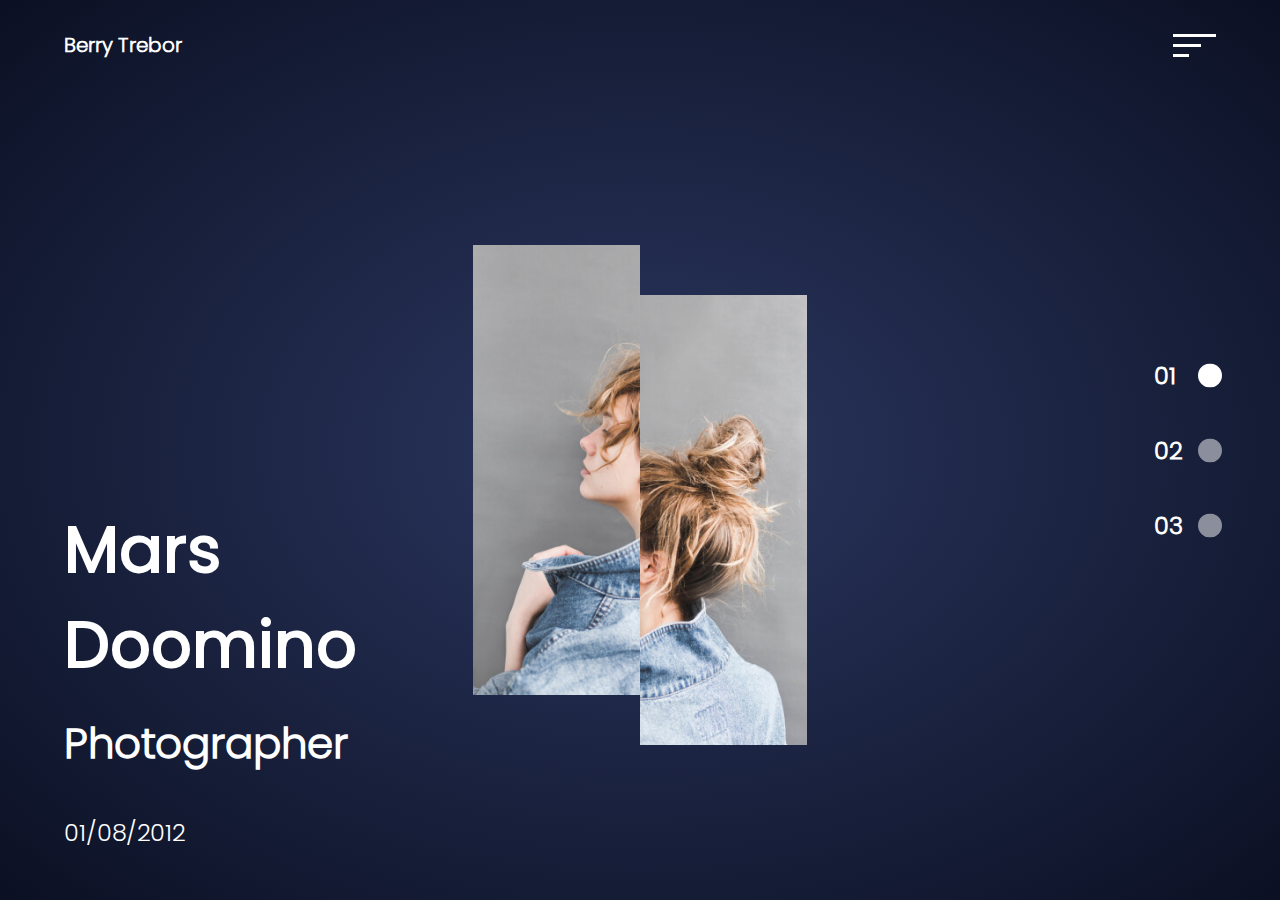
<file: index.html>
<!DOCTYPE html>
<html lang="en">
<head>
    <meta charset="UTF-8">
    <meta http-equiv="X-UA-Compatible" content="IE=edge">
    <meta name="viewport" content="width=device-width, initial-scale=1.0">
    <link rel="stylesheet" href="style.css">
    <title>Berry Trebor</title>
</head>
<body>
    <div class="profolio">
        <header>
            <nav>
                <h3 class="logo">Berry Trebor</h3>
                <svg class="menu" width="43" height="23" viewBox="0 0 43 23" fill="none" xmlns="http://www.w3.org/2000/svg">
                    <line y1="1.5" x2="43" y2="1.5" stroke="white" stroke-width="3"/>
                    <line y1="11.5" x2="28" y2="11.5" stroke="white" stroke-width="3"/>
                    <line y1="21.5" x2="16" y2="21.5" stroke="white" stroke-width="3"/>
                </svg>
                <div class="nav-open">
                    <div class="contact">
                        <h3>Contact</h3>
                        <p>+959-765-410-056</p>
                    </div>
                    <div class="social">
                        <h3>Social</h3>
                        <div class="social-links">
                            <img src="img/Facebook.svg" alt="social">
                            <img src="img/Instagram.svg" alt="social">
                            <img src="img/Twitter.svg" alt="social">
                        </div>
                    </div>
                </div>
            </nav>
            <main>
                <section class="page photographer">
                    <div class="details">
                        <h1>Mars Doomino</h1>
                        <h2>Photographer</h2>
                        <p>01/08/2012</p>
                    </div>
                    <div class="hero">
                        <a href="./Photo.html">
                            <img class="model-left" src="img/model-left.jpg" alt="model">
                            <img class="model-right" src="img/model-right.jpg" alt="model">
                        </a>
                    </div>
                </section>
                <section class="page chef">
                    <div class="details">
                        <h1>Fred Tabnorsov</h1>
                        <h2>Master Chef</h2>
                        <p>03/07/2020</p>
                    </div>
                    <div class="hero">
                        <a href="./chef.html">
                            <img class="model-left" src="img/chef-left.jpg" alt="model">
                            <img class="model-right" src="img/chef-right.jpg" alt="model">
                        </a>
                    </div>
                </section>
                <section class="page hairstyle">
                    <div class="details">
                        <h1>Daybor Mose</h1>
                        <h2>Pro Hairstylist</h2>
                        <p>15/09/2019</p>
                    </div>
                    <div class="hero">
                        <a href="./hair.html">
                            <img class="model-left" src="img/hair-left.jpg" alt="model">
                            <img class="model-right" src="img/hair-right.jpg" alt="model">
                        </a>
                    </div>
                </section>
                <div class="pages">
                    <div class="page-1">
                        <h3>01</h3>
                        <svg class="slide active" width="12" height="12" viewBox="0 0 12 12" fill="none" xmlns="http://www.w3.org/2000/svg">
                            <circle cx="6" cy="6" r="6" fill="white"/>
                        </svg>                            
                    </div>
                    <div class="page-2">
                        <h3>02</h3>
                        <svg class="slide" width="12" height="12" viewBox="0 0 12 12" fill="none" xmlns="http://www.w3.org/2000/svg">
                            <circle cx="6" cy="6" r="6" fill="white"/>
                        </svg>                            
                    </div>
                    <div class="page-3">
                        <h3>03</h3>
                        <svg class="slide" width="12" height="12" viewBox="0 0 12 12" fill="none" xmlns="http://www.w3.org/2000/svg">
                            <circle cx="6" cy="6" r="6" fill="white"/>
                        </svg>                            
                    </div>
                </div>
            </main>
        </header>
    </div>
    <script src="https://cdnjs.cloudflare.com/ajax/libs/gsap/3.6.1/gsap.min.js" integrity="sha512-cdV6j5t5o24hkSciVrb8Ki6FveC2SgwGfLE31+ZQRHAeSRxYhAQskLkq3dLm8ZcWe1N3vBOEYmmbhzf7NTtFFQ==" crossorigin="anonymous" referrerpolicy="no-referrer"></script>
    <script src="main.js"></script>
</body>
</html>
</file>
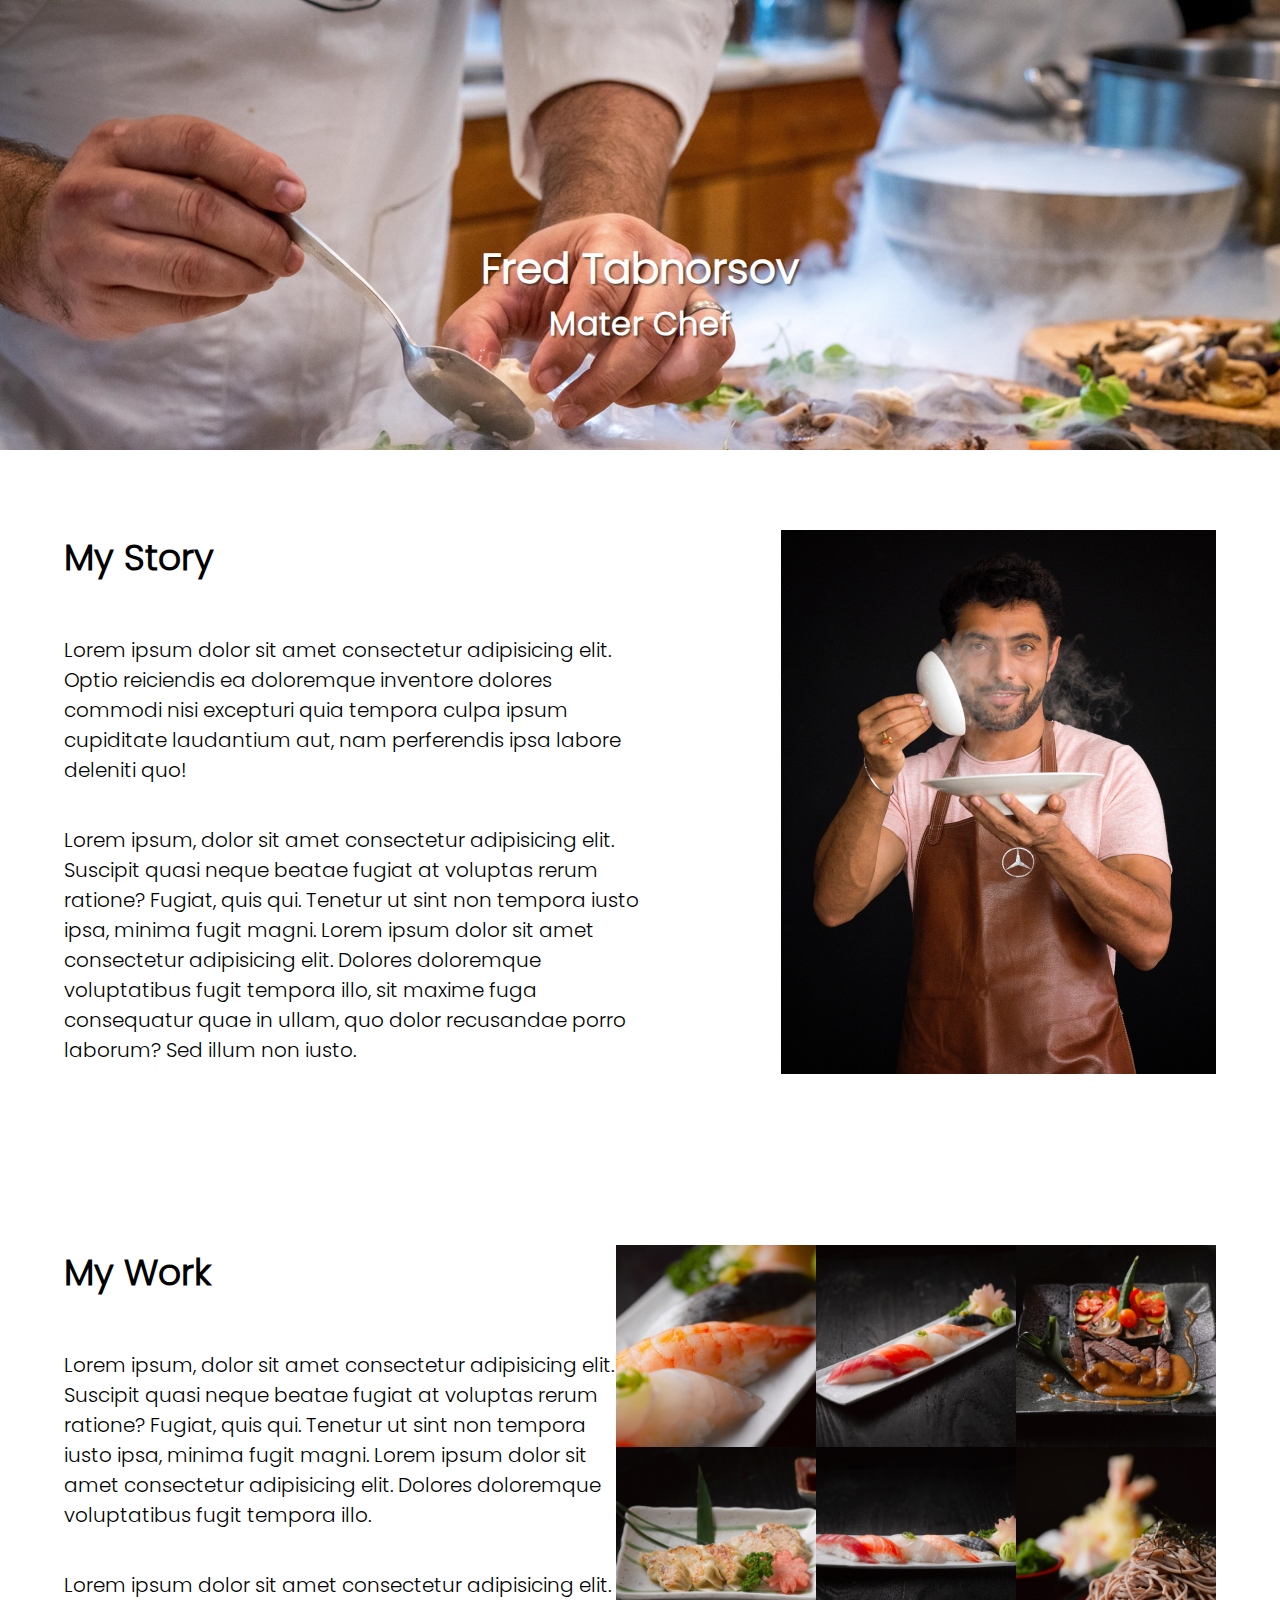
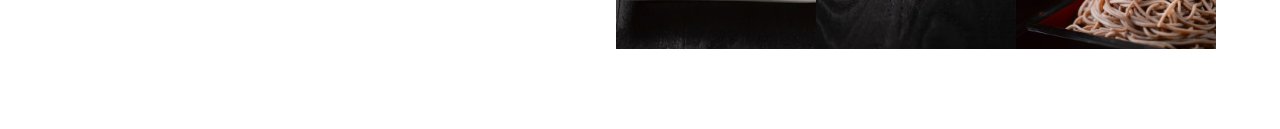
<file: chef.html>
<!DOCTYPE html>
<html lang="en">
<head>
    <meta charset="UTF-8">
    <meta http-equiv="X-UA-Compatible" content="IE=edge">
    <meta name="viewport" content="width=device-width, initial-scale=1.0">
    <link rel="stylesheet" href="style.css">
    <title>Mars Doomino</title>
</head>
<body>
    <main>
        <div class="banner">
            <img src="img/chef-bg.jpg" alt="">
            <div class="author">
                <h1>Fred Tabnorsov</h1>
                <h3>Mater Chef</h3>
            </div>
        </div>
        <div class="story">
            <div class="story-description">
                <h3>My Story</h3>
                <p>Lorem ipsum dolor sit amet consectetur adipisicing elit. Optio reiciendis ea doloremque inventore dolores commodi nisi excepturi quia tempora culpa ipsum cupiditate laudantium aut, nam perferendis ipsa labore deleniti quo!</p>
                <p>Lorem ipsum, dolor sit amet consectetur adipisicing elit. Suscipit quasi neque beatae fugiat at voluptas rerum ratione? Fugiat, quis qui. Tenetur ut sint non tempora iusto ipsa, minima fugit magni. Lorem ipsum dolor sit amet consectetur adipisicing elit. Dolores doloremque voluptatibus fugit tempora illo, sit maxime fuga consequatur quae in ullam, quo dolor recusandae porro laborum? Sed illum non iusto.</p>
            </div>
            <div class="profile">
                <img src="img/chef-profile.jpg" alt="">
            </div>
        </div>
        <div class="mywork">
            <div class="mywork-description">
                <h3>My Work</h3>
                <p>Lorem ipsum, dolor sit amet consectetur adipisicing elit. Suscipit quasi neque beatae fugiat at voluptas rerum ratione? Fugiat, quis qui. Tenetur ut sint non tempora iusto ipsa, minima fugit magni. Lorem ipsum dolor sit amet consectetur adipisicing elit. Dolores doloremque voluptatibus fugit tempora illo.</p>
                <p>Lorem ipsum dolor sit amet consectetur adipisicing elit.</p>
            </div>
            <div class="img-gallery">
                <img src="img/chef-gallery-1.jpg" alt="photo">
                <img src="img/chef-gallery-2.jpg" alt="photo">
                <img src="img/chef-gallery-3.jpg" alt="photo">
                <img src="img/chef-gallery-4.jpg" alt="photo">
                <img src="img/chef-gallery-5.jpg" alt="photo">
                <img src="img/chef-gallery-6.jpg" alt="photo">               
            </div>
        </div>
        
    </main>
</body>
</html>
</file>
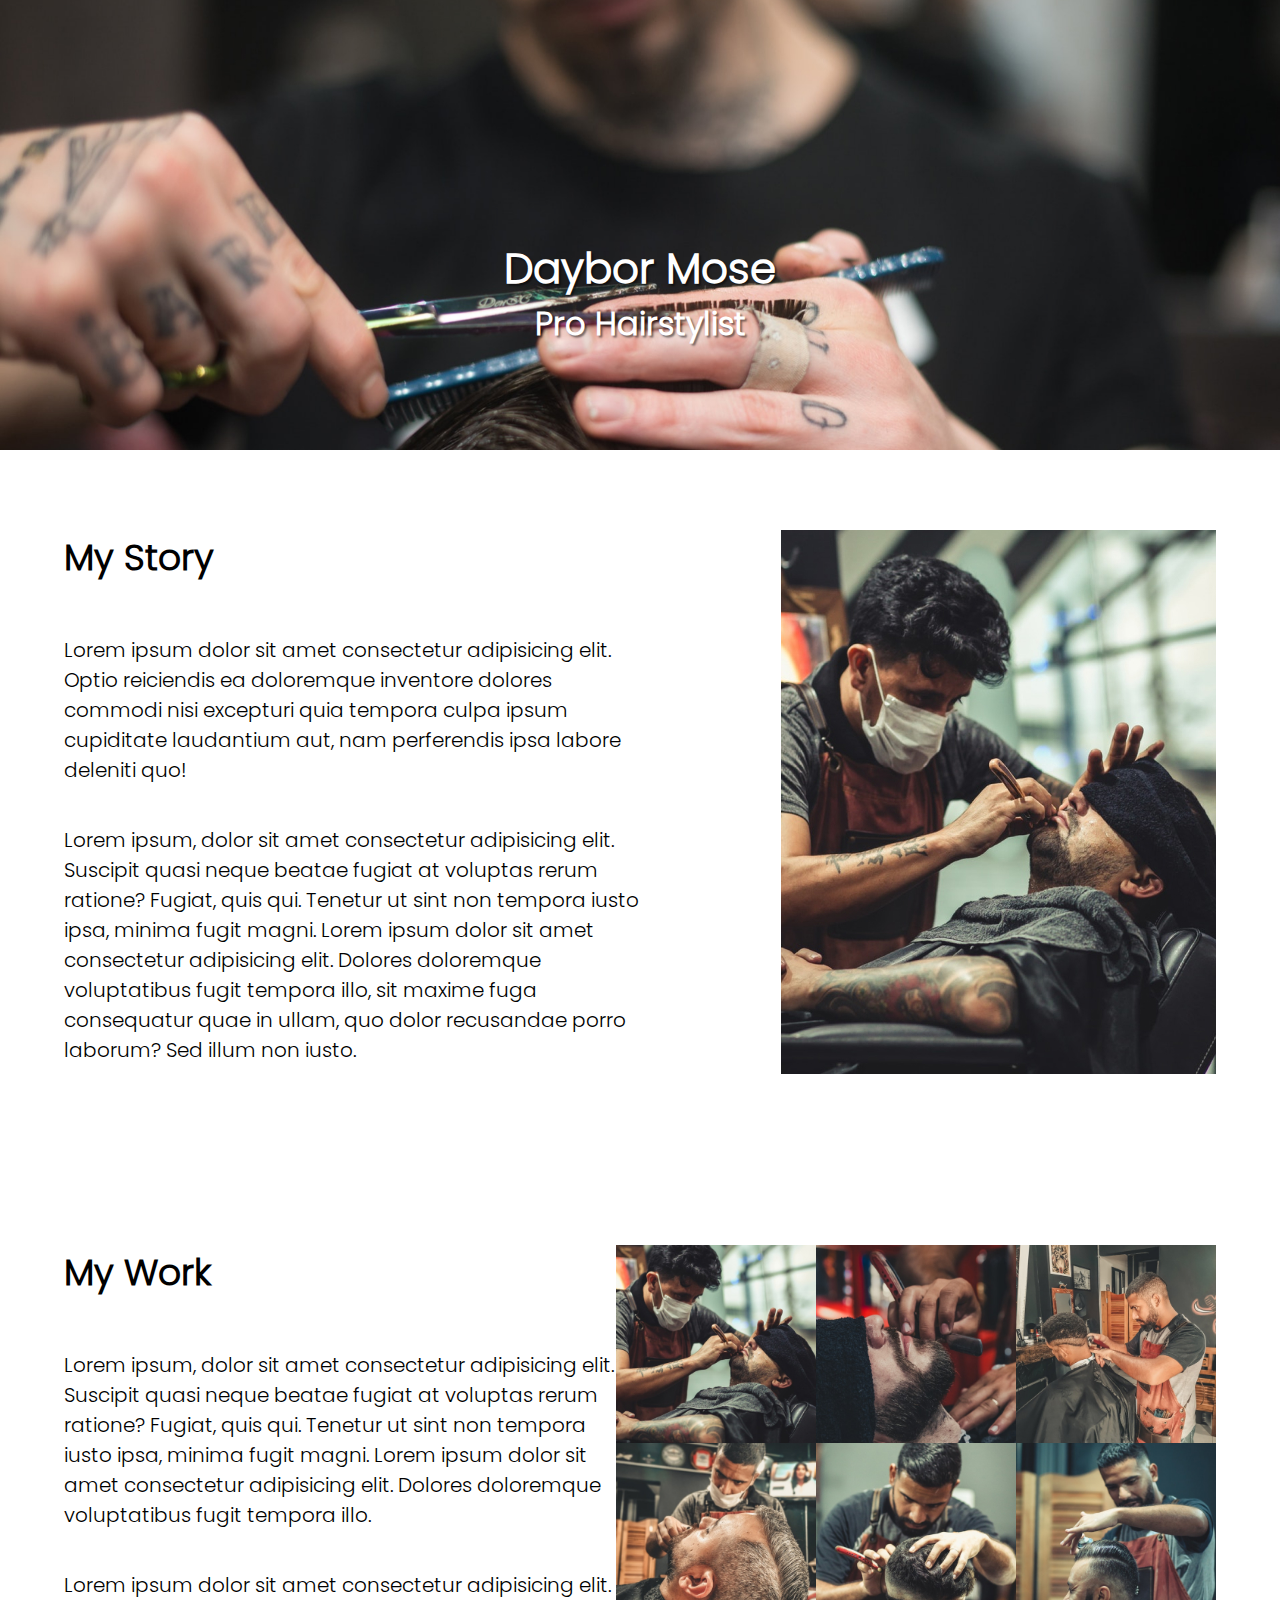
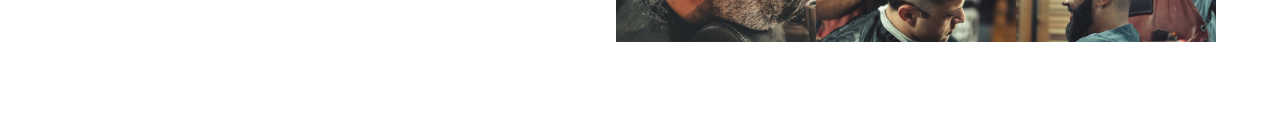
<file: hair.html>
<!DOCTYPE html>
<html lang="en">
<head>
    <meta charset="UTF-8">
    <meta http-equiv="X-UA-Compatible" content="IE=edge">
    <meta name="viewport" content="width=device-width, initial-scale=1.0">
    <link rel="stylesheet" href="style.css">
    <title>Mars Doomino</title>
</head>
<body>
    <main>
        <div class="banner">
            <img src="img/barber-bg.jpg" alt="">
            <div class="author">
                <h1>Daybor Mose</h1>
                <h3>Pro Hairstylist</h3>
            </div>
        </div>
        <div class="story">
            <div class="story-description">
                <h3>My Story</h3>
                <p>Lorem ipsum dolor sit amet consectetur adipisicing elit. Optio reiciendis ea doloremque inventore dolores commodi nisi excepturi quia tempora culpa ipsum cupiditate laudantium aut, nam perferendis ipsa labore deleniti quo!</p>
                <p>Lorem ipsum, dolor sit amet consectetur adipisicing elit. Suscipit quasi neque beatae fugiat at voluptas rerum ratione? Fugiat, quis qui. Tenetur ut sint non tempora iusto ipsa, minima fugit magni. Lorem ipsum dolor sit amet consectetur adipisicing elit. Dolores doloremque voluptatibus fugit tempora illo, sit maxime fuga consequatur quae in ullam, quo dolor recusandae porro laborum? Sed illum non iusto.</p>
            </div>
            <div class="profile">
                <img src="img/barber-profile.jpg" alt="">
            </div>
        </div>
        <div class="mywork">
            <div class="mywork-description">
                <h3>My Work</h3>
                <p>Lorem ipsum, dolor sit amet consectetur adipisicing elit. Suscipit quasi neque beatae fugiat at voluptas rerum ratione? Fugiat, quis qui. Tenetur ut sint non tempora iusto ipsa, minima fugit magni. Lorem ipsum dolor sit amet consectetur adipisicing elit. Dolores doloremque voluptatibus fugit tempora illo.</p>
                <p>Lorem ipsum dolor sit amet consectetur adipisicing elit.</p>
            </div>
            <div class="img-gallery">
                <img src="img/barber-gallery-1.jpg" alt="photo">
                <img src="img/barber-gallery-2.jpg" alt="photo">
                <img src="img/barber-gallery-3.jpg" alt="photo">
                <img src="img/barber-gallery-4.jpg" alt="photo">
                <img src="img/barber-gallery-5.jpg" alt="photo">
                <img src="img/barber-gallery-6.jpg" alt="photo">
            </div>
        </div>
        
    </main>
</body>
</html>
</file>
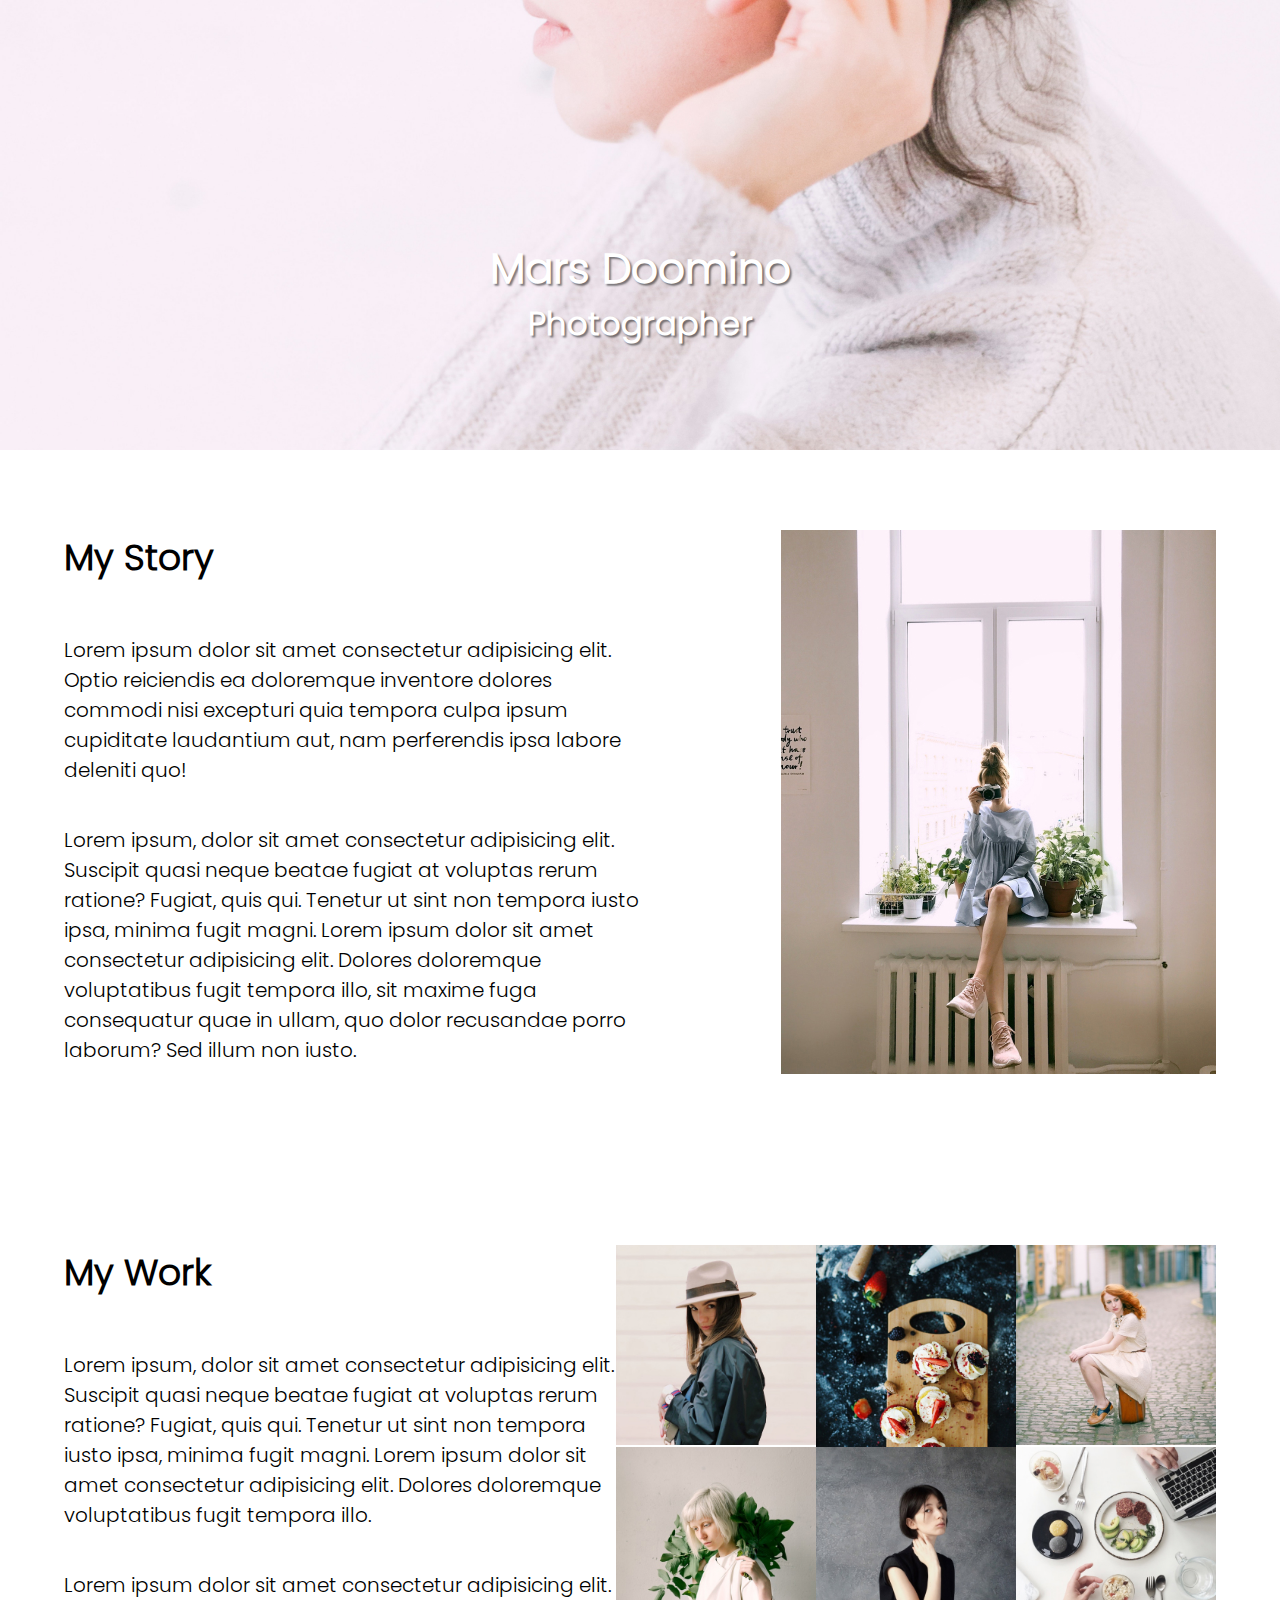
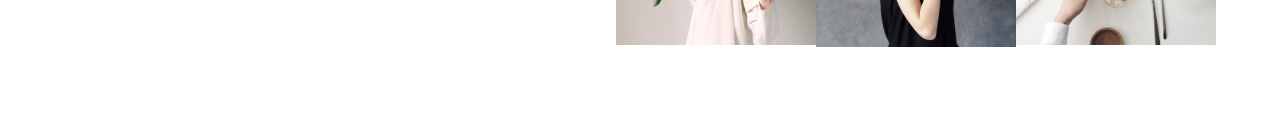
<file: Photo.html>
<!DOCTYPE html>
<html lang="en">
<head>
    <meta charset="UTF-8">
    <meta http-equiv="X-UA-Compatible" content="IE=edge">
    <meta name="viewport" content="width=device-width, initial-scale=1.0">
    <link rel="stylesheet" href="style.css">
    <title>Mars Doomino</title>
</head>
<body>
    <main>
        <div class="banner">
            <img src="img/photo-bg.jpg" alt="">
            <div class="author">
                <h1>Mars Doomino</h1>
                <h3>Photographer</h3>
            </div>
        </div>
        <div class="story">
            <div class="story-description">
                <h3>My Story</h3>
                <p>Lorem ipsum dolor sit amet consectetur adipisicing elit. Optio reiciendis ea doloremque inventore dolores commodi nisi excepturi quia tempora culpa ipsum cupiditate laudantium aut, nam perferendis ipsa labore deleniti quo!</p>
                <p>Lorem ipsum, dolor sit amet consectetur adipisicing elit. Suscipit quasi neque beatae fugiat at voluptas rerum ratione? Fugiat, quis qui. Tenetur ut sint non tempora iusto ipsa, minima fugit magni. Lorem ipsum dolor sit amet consectetur adipisicing elit. Dolores doloremque voluptatibus fugit tempora illo, sit maxime fuga consequatur quae in ullam, quo dolor recusandae porro laborum? Sed illum non iusto.</p>
            </div>
            <div class="profile">
                <img src="img/photo-profile.jpg" alt="">
            </div>
        </div>
        <div class="mywork">
            <div class="mywork-description">
                <h3>My Work</h3>
                <p>Lorem ipsum, dolor sit amet consectetur adipisicing elit. Suscipit quasi neque beatae fugiat at voluptas rerum ratione? Fugiat, quis qui. Tenetur ut sint non tempora iusto ipsa, minima fugit magni. Lorem ipsum dolor sit amet consectetur adipisicing elit. Dolores doloremque voluptatibus fugit tempora illo.</p>
                <p>Lorem ipsum dolor sit amet consectetur adipisicing elit.</p>
            </div>
            <div class="img-gallery">
                <img src="img/photo-gallery-1.jpg" alt="photo">
                <img src="img/photo-gallery-2.jpg" alt="photo">
                <img src="img/photo-gallery-3.jpg" alt="photo">
                <img src="img/photo-gallery-4.jpg" alt="photo">
                <img src="img/photo-gallery-5.jpg" alt="photo">
                <img src="img/photo-gallery-6.jpg" alt="photo">
            </div>
        </div>
        
    </main>
</body>
</html>
</file>
<file: style.css>
*,*::after,*::before{
    margin: 0;
    padding: 0;
    box-sizing: border-box;
}

@font-face{
    font-family: popLight;
    src:url(fonts/Poppins-Light.ttf);
}
@font-face{
    font-family: popReg;
    src: url(fonts/Poppins-Regular.ttf);
}
body{
    font-family: popLight;
}
.profolio{
    color: white;
    background-image: radial-gradient(rgba(43,55,96,1),rgba(11,16,35,1));
}
nav{
    min-height: 10vh;
    width: 90%;
    margin: auto;
    display: flex;
    justify-content: space-between;
    align-items: center;
    padding: 20px 0px;
    
}
.logo{
    font-size: 20px; 
}
.logo,
.menu {
  z-index: 2;
}
.menu {
  cursor: pointer;
}
.page{
    min-height: 90vh;
    display: grid;
    grid-template-columns: 5% 1fr 1fr 1fr 5%;
}
.hero{
    align-self: center;
    justify-self: center;
    height: 500px;
    overflow: hidden;
    display: flex;
}
.hero img{
    height: 500px;
    cursor: pointer;
    transition: transform 0.5s ease-in-out;
}
.hero a{
    display: flex;
}
.model-right{
    transform: translate(0%,10%);
}
.model-left{
    transform: translate(0%,-10%);
}
.hero:hover .model-right{
    transform: translate(0%,0%);
}
.hero:hover .model-left{
    transform: translate(0%,0%);
}
.details{
    grid-column: 2/3;
    align-self: flex-end;
}
.details h1{
    font-size: 64px;
    font-family: popReg;
}
.details h2{
    font-size: 42px;
    padding: 20px 0px;
}
.details p{
    font-size: 24px;
    padding: 20px 0px 50px 0px;
}
.pages{
    position: absolute;
    right: 5%;
    top: 50%;
    transform: translateY(-50%);
}
.pages div{
    display: flex;
    align-items: center;
    justify-content: space-between;
}
.pages h3{
    font-size: 24px;
    padding: 20px;
}
.pages svg{
    cursor: pointer;
    transform: scale(2);
    opacity: 0.5;
}
.pages svg.active{
    opacity: 1;
}
.pages svg:hover{
    animation: dot 0.5s ease-in-out infinite alternate;
}
@keyframes dot{
    0%{
        transform: scale(2);
    }
    100%{
        transform: scale(4);
    }
}
.banner{
    height: 50vh;
    width: 100%;
    position: relative;
  }
.banner img{
    height: 100%;
    width: 100%;
    object-fit: cover;
    object-position: top;
}
.author{
    position: absolute;
    top: 70%;
    left: 50%;
    transform: translate(-50%,-70%);
    color: white;
    text-shadow: 2px 2px 2px rgba(0, 0, 0, 0.5);
    text-align: center;
}
.author h1{
    font-size: 42px;
}
.author h3{
    font-size: 32px;
}
.story, .mywork{
    display: flex;
    justify-content: space-between;
    width: 90%;
    margin: auto;
    padding: 80px 0px;
}
.story-description,.mywork-description{
    width: 50%;
}
.story-description h3, .mywork-description h3{
    font-size: 36px;
    padding-bottom: 30px;
}
.story-description p, .mywork-description p{
    font-size: 20px;
    padding: 20px 0px;
}
.img-gallery{
    display: grid;
    grid-template-columns: repeat(3,200px);
}
.img-gallery img{
    width: 100%;
}

.hairstyle,.chef{
    position: absolute;
    left: 0%;
    bottom: 0%;
    width: 100%;
    opacity: 0;
    pointer-events: none;
}
.nav-open{
    position: absolute;
    top: 0%;
    left: 0%;
    background: white;
    width: 100%;
    height: 50vh;
    z-index: 1;
    display: grid;
    grid-template-columns: 5% 1fr 1fr 5%;
    color: black;
    justify-content: center;
    align-items: center;
    text-align: center;
    transform: translateY(-100%);
}
.nav-open h3{
    font-size: 28px;
    padding-bottom: 40px;
}
.nav-open p{
    font-size: 18px;
}
.contact{
    grid-column: 2/3;
}
.social img{
    padding: 0px 20px;
}


@media screen and (max-width: 1024px) {
    .page{
        grid-template-columns:  5% 1fr 5%;
        grid-template-rows: 2fr 1fr;
        align-items: center;
    }
    .hero{
        grid-column: 2/3;
        height: auto;
    }
    .details{
        grid-row: 2/3;
        grid-column: 2/3;
        text-align: center;
    }
    .details h1{
        font-size: 48px;
    }
    .details h2{
        font-size: 38px;
    }
    .hero img{
        height: 500px;
    }
    .story,.mywork{
        flex-direction: column;
    }
    .story-description,.mywork-description{
        width: 100%;
    }
    .img-gallery{
        display: grid;
        grid-template-columns: repeat(auto-fit,minmax(250px,1fr));
    }
    .profile{
        padding-top: 30px;
        text-align: center;
    }
    .nav-open{
        min-height: 100vh;
        grid-template-columns: 5% 1fr 5%;
        grid-template-rows: 1fr 1fr 1fr;
        transform: translateY(100%);
    }
    .contact{
        grid-column: 2/3;
        grid-row: 2/3;
    }
    .social{
        grid-column: 2/3;
        grid-row: 3/4;
    }
}
@media screen and (max-width: 768px){
    .hero img{
        height: 400px;
    }
    .details h1{
        font-size: 38px;
    }
    .details h2{
        font-size: 28px;
    }
}
</file>
